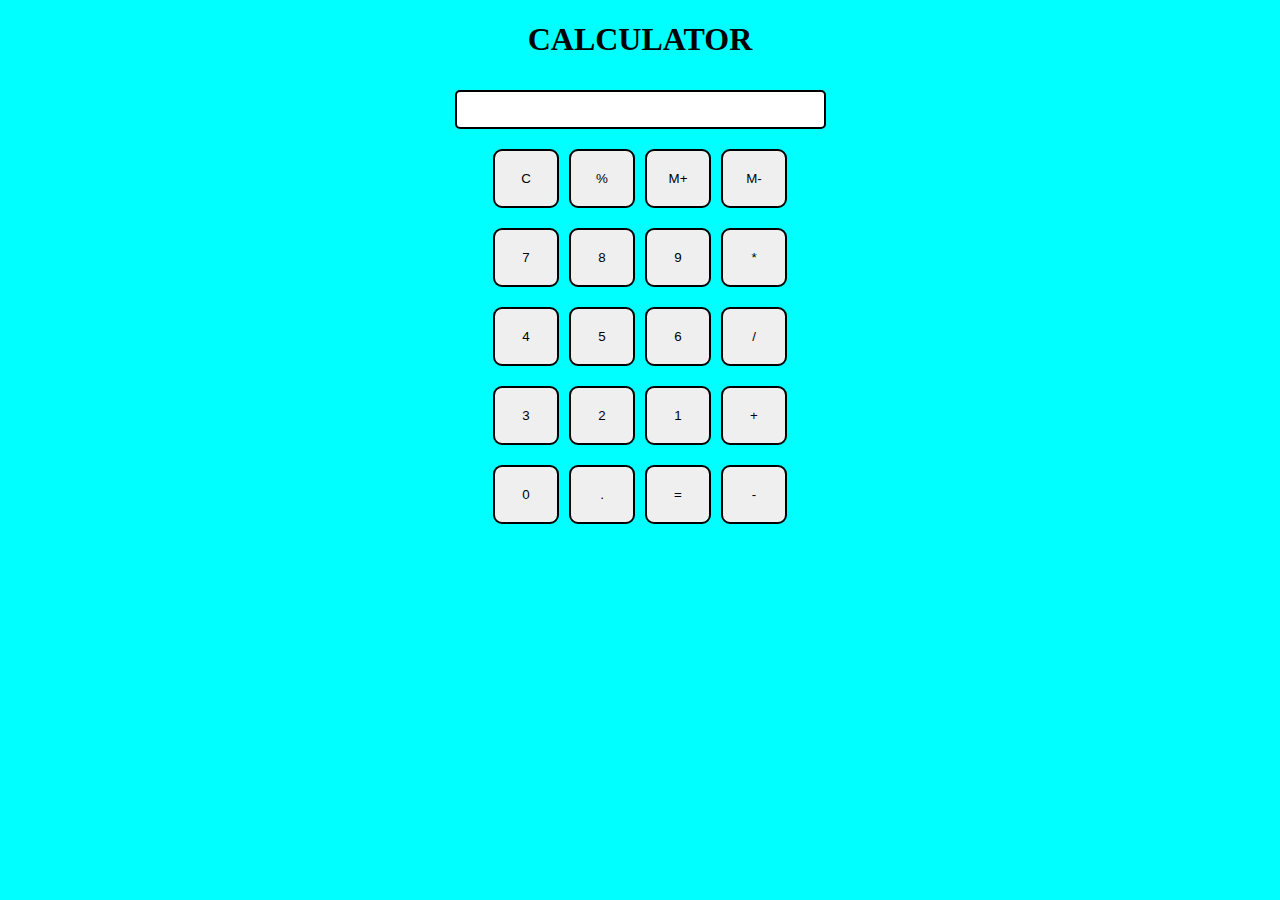
<file: Calculator/index.html>
<!DOCTYPE html>
<html lang="en">
<head>
    <meta charset="UTF-8">
    <meta name="viewport" content="width=device-width, initial-scale=1.0">
    <title>Calculator</title>
    <link rel="stylesheet" href="style.css">
</head>
<body>
    
    <h1 class="heading">CALCULATOR</h1>

    <div class="container">
        <div class="row">
            <input type="text" class="input" />
        </div>
        <div class="row">
            <button class="button">C</button>
            <button class="button">%</button>
            <button class="button">M+</button>
            <button class="button">M-</button>
        </div>
        <div class="row">
            <button class="button">7</button>
            <button class="button">8</button>
            <button class="button">9</button>
            <button class="button">*</button>
        </div>
        <div class="row">
            <button class="button">4</button>
            <button class="button">5</button>
            <button class="button">6</button>
            <button class="button">/</button>
        </div>
        <div class="row">
            <button class="button">3</button>
            <button class="button">2</button>
            <button class="button">1</button>
            <button class="button">+</button>
        </div>
        <div class="row">
            <button class="button">0</button>
            <button class="button">.</button>
            <button class="button">=</button>
            <button class="button">-</button>
        </div>
    </div>

    <script src="script.js"></script>
</body>
</html>
</file>
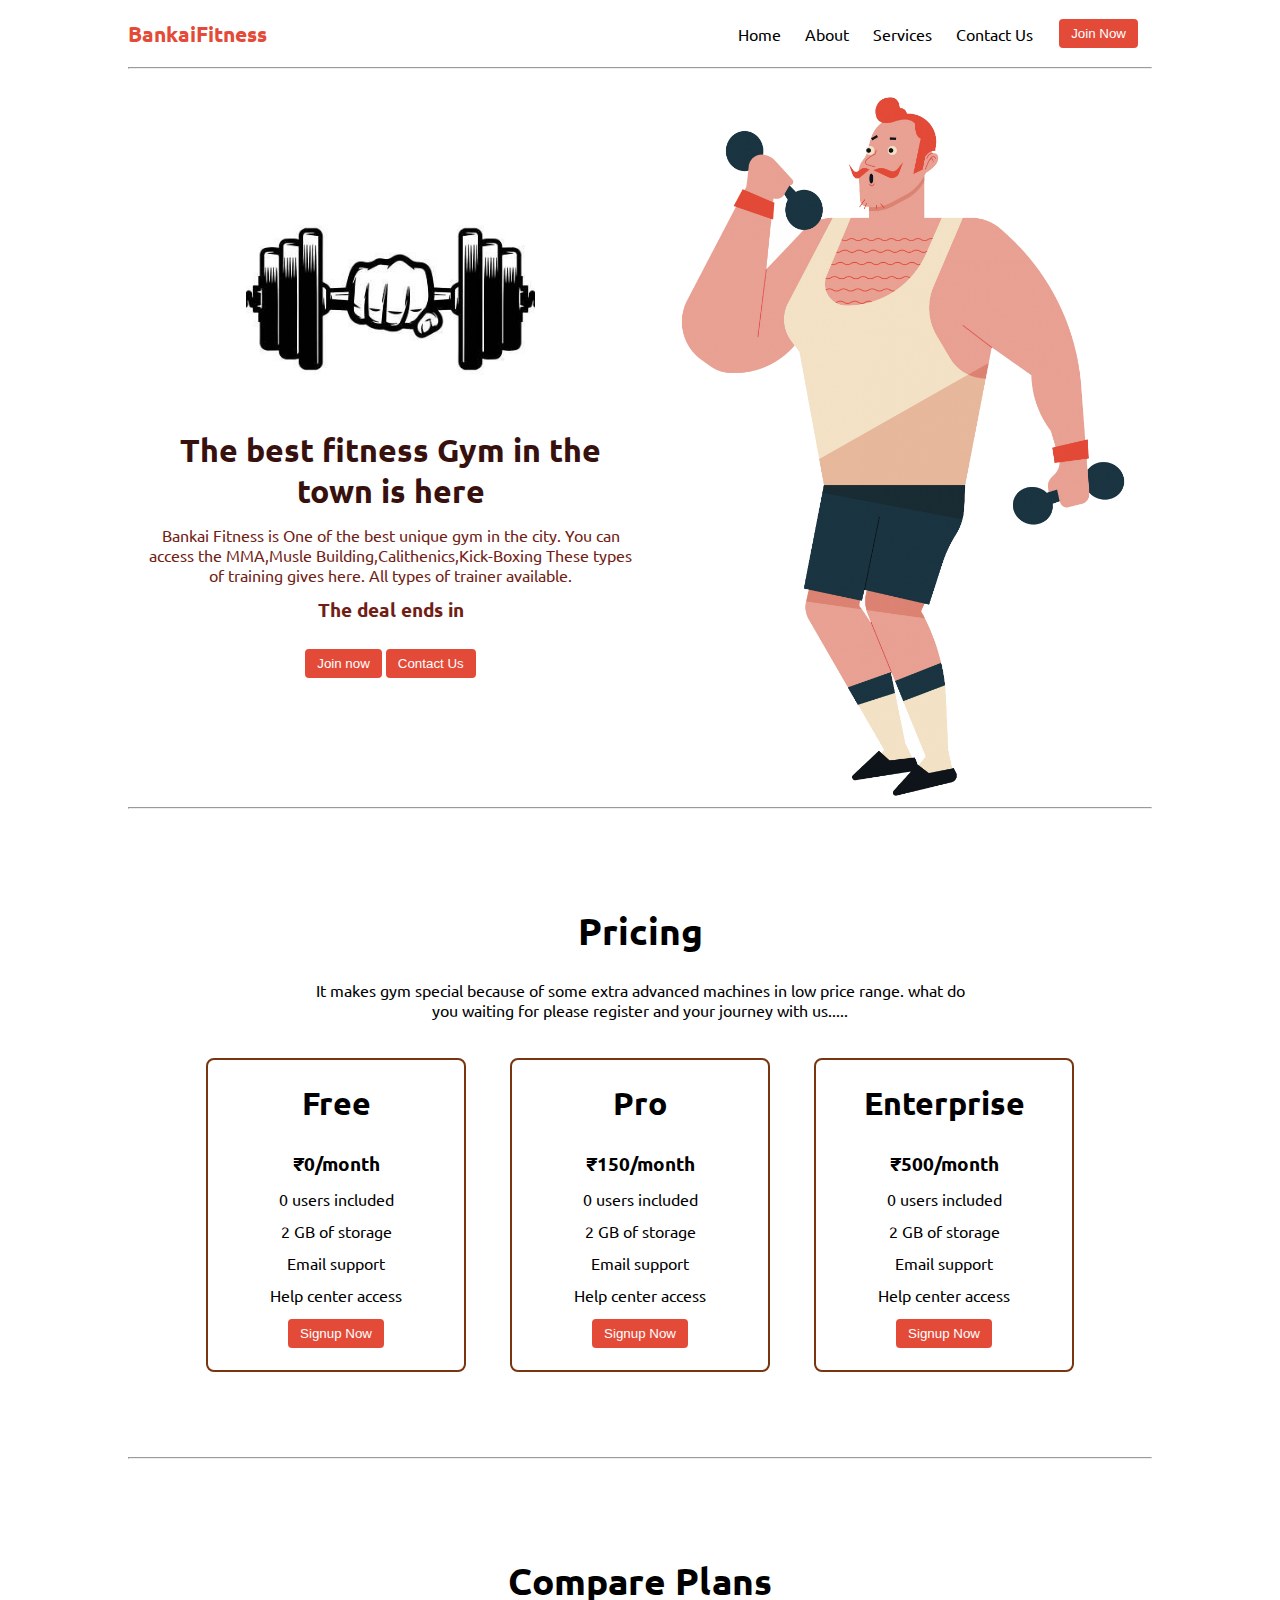
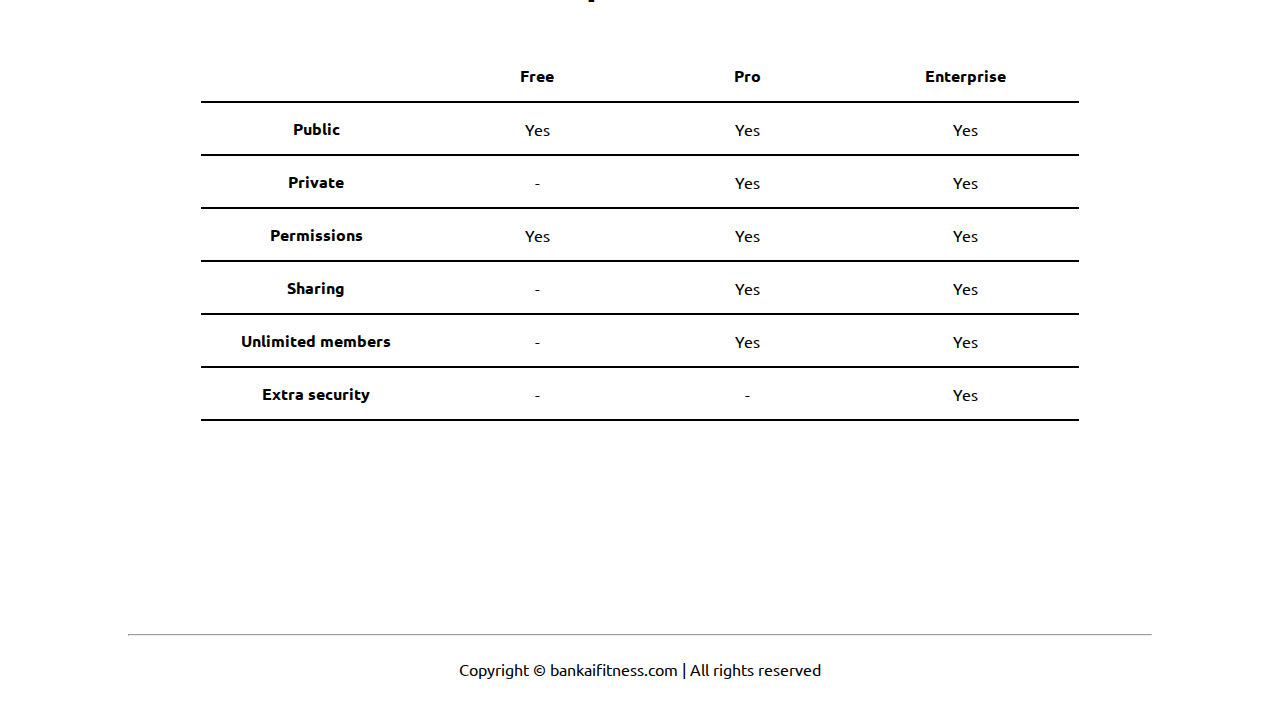
<file: Landing_Page/index.html>
<!DOCTYPE html>
<html lang="en">

<head>
    <meta charset="UTF-8">
    <meta name="viewport" content="width=device-width, initial-scale=1.0">
    <title>Landing Page</title>
    <link rel="stylesheet" href="style.css">
    <link rel="stylesheet" href="util.css">
</head>

<body>

    <div class="container mx-auto">
        <header>
            <nav class="flex justify-between">
                <div class="logo font-bold flex items-center text-blue">BankaiFitness</div>
                <ul class="navbar flex items-center">
                    <li>Home</li>
                    <li>About</li>
                    <li>Services</li>
                    <li>Contact Us</li>
                    <li><button class="btn">Join Now</button></li>
                </ul>
            </nav>
            <hr>
        </header>
        <main class="min-h-screen">
            <section class="section1">
                <div class="flex">
                    <div class="topleft flex flex-col justify-center px-2">
                        <div class=" text-center">
                            <img class="dumbellimg" src="dumbell.png" alt="">
                        </div>
                        <h1 class="my-1 text-center">The best fitness Gym in the town is here</h1>
                        <p class=" text-center">Bankai Fitness is One of the best unique gym in the city.
                            You can access the MMA,Musle Building,Calithenics,Kick-Boxing These types of training gives here.
                            All types of trainer available.
                        </p>
                        <!-- Display the countdown timer in an element -->
                        <p class="deal text-center">The deal ends in <span id="demo"></span></p>
                        <div class="buttons">
                            <button class="btn">Join now</button>
                            <button class="btn">Contact Us</button>
                        </div>
                    </div>
                    <div class="topright flex justify-center">
                        <img class="gymimg" src="gym.png" alt="">
                    </div>
                </div>
            </section>
            <hr>
            <section class="section2">
                <h1 class="text-center my-2">Pricing</h1>
                <p class="my-2">It makes gym special because of some extra advanced machines in low price range.
                    what do you waiting for please register and your journey with us.....
                </p>
                <div class="boxes flex justify-center">
                    <div class="box">
                        <h2>Free</h2>
                        <ul>
                            <li class="highlighted">₹0/month</li>
                            <li>0 users included</li>
                            <li>2 GB of storage</li>
                            <li>Email support</li>
                            <li>Help center access</li>
                            <li><button class="btn">Signup Now</button></li>
                        </ul>
                    </div>
                    <div class="box">
                        <h2>Pro</h2>
                        <ul>
                            <li class="highlighted">₹150/month</li>
                            <li>0 users included</li>
                            <li>2 GB of storage</li>
                            <li>Email support</li>
                            <li>Help center access</li>
                            <li><button class="btn">Signup Now</button></li>
                        </ul>
                    </div>
                    <div class="box">
                        <h2>Enterprise</h2>
                        <ul>
                            <li class="highlighted">₹500/month</li>
                            <li>0 users included</li>
                            <li>2 GB of storage</li>
                            <li>Email support</li>
                            <li>Help center access</li>
                            <li><button class="btn">Signup Now</button></li>
                        </ul>
                    </div>

                </div>
            </section>
            <hr>
            <section class="section3">
                <h1 class="text-center my-2">Compare Plans</h1>
                <div class="container plantable">
                    <table class="table text-center">
                        <thead>
                            <tr>
                                <th></th>
                                <th>Free</th>
                                <th>Pro</th>
                                <th>Enterprise</th>
                            </tr>
                        </thead>
                        <tbody>
                            <tr>
                                <th scope="row" class="text-start">Public</th>
                                <td>Yes</svg></td>
                                <td>Yes</svg></td>
                                <td>Yes</svg></td>
                            </tr>
                            <tr>
                                <th scope="row" class="text-start">Private</th>
                                <td>-</td>
                                <td>Yes</svg></td>
                                <td>Yes</svg></td>
                            </tr>
                        </tbody>

                        <tbody>
                            <tr>
                                <th scope="row" class="text-start">Permissions</th>
                                <td>Yes</svg></td>
                                <td>Yes</svg></td>
                                <td>Yes</svg></td>
                            </tr>
                            <tr>
                                <th scope="row" class="text-start">Sharing</th>
                                <td>-</td>
                                <td>Yes</svg></td>
                                <td>Yes</svg></td>
                            </tr>
                            <tr>
                                <th scope="row" class="text-start">Unlimited members</th>
                                <td>-</td>
                                <td>Yes</svg></td>
                                <td>Yes</svg></td>
                            </tr>
                            <tr>
                                <th scope="row" class="text-start">Extra security</th>
                                <td>-</td>
                                <td>-</td>
                                <td>Yes</svg></td>
                            </tr>
                        </tbody>
                    </table>
            </section>
            <hr>
        </main>
        <footer>
            Copyright &copy; bankaifitness.com | All rights reserved
        </footer>

    </div>

    <script src="script.js"></script>
</body>

</html>
</file>
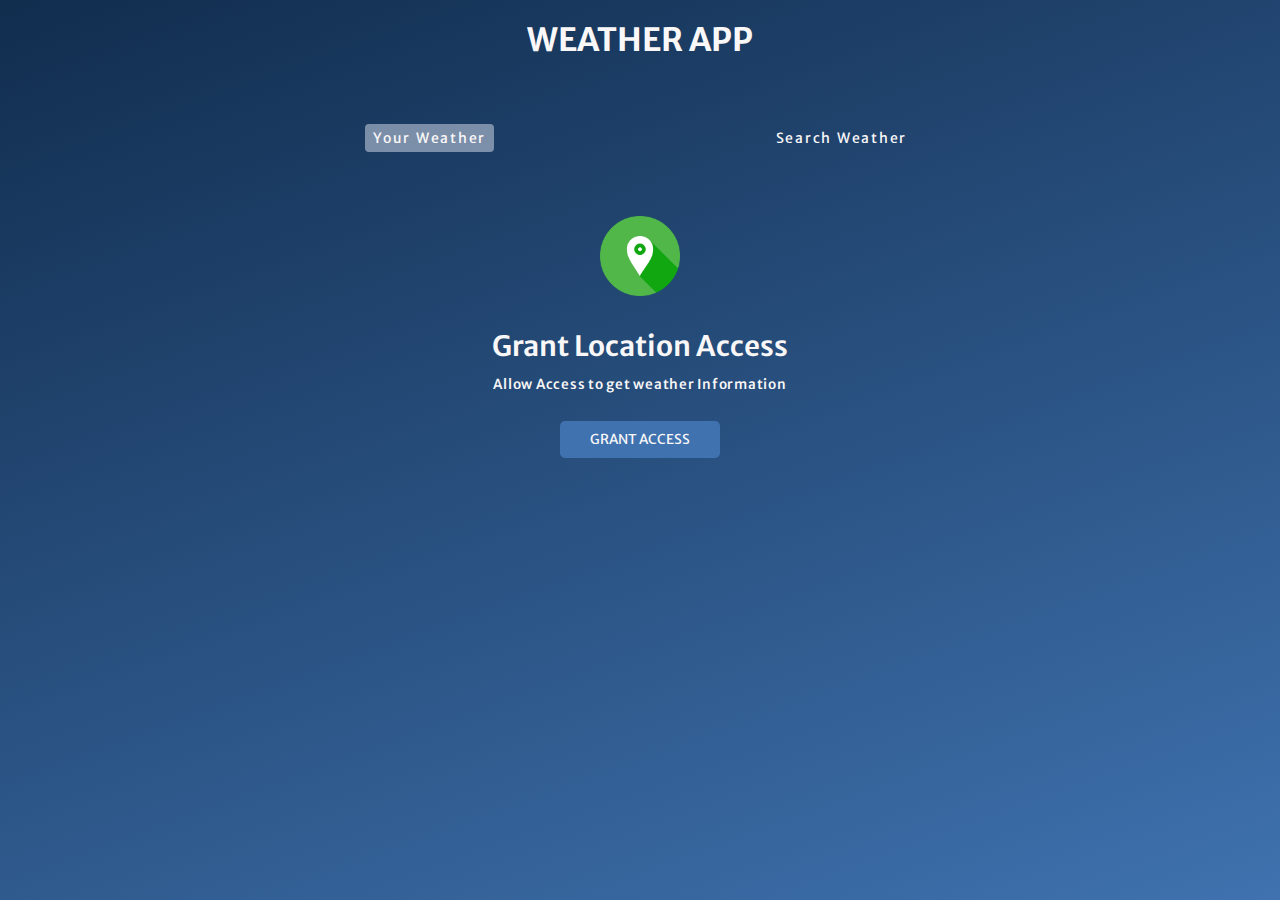
<file: weatherAppProject/index.html>
<!DOCTYPE html>
<html lang="en">
<head>
    <meta charset="UTF-8">
    <meta http-equiv="X-UA-Compatible" content="IE=edge">
    <meta name="viewport" content="width=device-width, initial-scale=1.0">
    <title>Weather Application</title>
    <link rel="preconnect" href="https://fonts.googleapis.com" />
    <link rel="preconnect" href="https://fonts.gstatic.com" crossorigin />
    <link href="https://fonts.googleapis.com/css2?family=Merriweather+Sans:wght@300;400;500;600;700&display=swap"
    rel="stylesheet" />
    <link rel="stylesheet" href="styles.css">
</head>
<body>
    
    <div class="wrapper">

        <h1>Weather App</h1>

        <div class="tab-container">
            <!-- 'data-userWeather' is called as the custom attribute -->
            <p class="tab" data-userWeather>Your Weather</p>    
            <p class="tab" data-searchWeather>Search Weather</p>
        </div>

        <div class="weather-container">

            <!-- grant location container-->
            <div class="sub-container grant-location-container">
                <img src="./assets/location.png" width="80" height="80" loading="lazy">
                <p>Grant Location Access</p>
                <p>Allow Access to get weather Information</p>
                <button class="btn" data-grantAccess>Grant Access</button>
            </div>

            <!-- search weather container-->
            <form class="form-container" data-searchForm>
                <input placeholder="Search for City..." data-searchInput>
                <button class="btn" type="submit">
                    <img src="./assets/search.png"  width="20" height="20" loading="lazy">
                </button>
            </form>

            <!--- loading screen container -->
            <div class="sub-container loading-container">
                <img src="./assets/loading.gif" width="150" height="150">
                <p>Loading</p>
            </div>

            <!-- show weather info -->
            <div class="sub-container user-info-container">
                <!--city name and Flag-->
                <div class="name">
                    <p data-cityName></p>
                    <img data-countryIcon>
                </div>

                <!-- weather descriptuion-->
                <p data-weatherDesc></p>
                <!--weather Icon-->
                <img data-weatherIcon>
                <!--temperature-->
                <p data-temp></p>

                <!--3 cards - parameters-->
                <div class="parameter-container">
                    <!--card 1-->
                    <div class="parameter">
                        <img src="./assets/wind.png" >
                        <p>windspeed</p>
                        <p data-windspeed></p>
                    </div>

                    <!--card 2-->
                    <div class="parameter">
                        <img src="./assets/humidity.png" >
                        <p>humidity</p>
                        <p data-humidity></p>
                    </div>

                    <!--card 3-->
                    <div class="parameter">
                        <img src="./assets/cloud.png" >
                        <p>Clouds</p>
                        <p data-cloudiness></p>
                    </div>
                </div>
            </div>

        </div>

    </div>

    <script src="index.js"></script>
</body>
</html>
</file>
<file: Calculator/style.css>
body{
    background-color: aqua;
}

.heading {
    text-align: center;
    font-style: normal;
    font: bold;
    font-size: xx-large;
}

.container {
    margin: auto;
    display: flex;
    flex-direction: column;
    justify-content: center;
    align-items: center;
}

.button {
    width: 66px;
    padding: 20px;
    margin: 0 3px;
    border: 2px solid black;
    border-radius: 9px;
    cursor: pointer;
}

.row {
    margin: 10px 0;
}

.row input {
    width: 291px;
    margin: 0;
    padding: 10px 38px;
    border: 2px solid black;
    border-radius: 5px;
}
</file>
<file: Landing_Page/style.css>
@import url('https://fonts.googleapis.com/css2?family=Ubuntu:wght@300&display=swap');

*{
    margin: 0;
    padding: 0;
}

.container{
    max-width: 80vw;
    font-family: 'Ubuntu', sans-serif;
}

.navbar{
    display: flex;
    height: 67px;
}
.navbar li{
    list-style: none;
    margin: 0 12px;
}

.topleft{
    width: 50%;
}

.topright{ 
    width: 50%;
}

.section1{
   max-height: 100vh; 
   color: #711e15;
}

.section1 h1{
    color: #37110d;
    font-size: 2rem;
}

.logo{
    font-size: 1.3rem;
}

.dumbellimg{
    width: 289px;
}

.topright .gymimg{
    width: 466px;
}

.section2{
    padding: 73px;
}

.section2 h1{
    font-size: 2.3rem;
}

.section2 p{
    padding: 0 8vw;
    text-align: center;
}

.box{
    padding: 8px 0;
    margin: 12px 22px;
    min-width: 20vw;
    border: 2px solid rgb(120, 54, 16);
    border-radius: 8px;
    text-align: center;
}

.box h2{
    font-size: 2rem;
    padding: 15px 0;
}

.highlighted{
    font-size: 1.2rem;
    font-weight: bolder;
}

.box ul{
    list-style-type: none;
}

.box ul li{
   margin: 12px 2px;
}

.plantable{
    display: flex;
    justify-content: center;
    align-items: center;
}

.section3 table{
    width: 100%;
    margin-bottom: 140px;
    margin-top: 20px;
    border-collapse: collapse;
}

.section3 table th{ 
    width: 23vw; 
    border-bottom: 2px solid black;
    padding: 15px 0;
} 

.section3 table td{   
    border-bottom: 2px solid black; 
} 
 

.section3 h1{
    font-size: 2.3rem;
}

.section3{
    padding: 73px;
}

footer{
    padding: 23px;
    text-align: center;
}
.buttons{
    display: flex;
    justify-content: center;
    align-items: center;
    margin: 12px;
}

.deal{
    font-size: 1.2rem;
    font-weight: bolder;
    margin: 12px 0;
}
</file>
<file: Landing_Page/util.css>
.min-h-screen{
    min-height: 100vh;
}

.bg-red{
    background-color: red;
}

.mx-auto{
    margin-left: auto;
    margin-right: auto;
}

.flex{
    display: flex;
}

.items-center{
    align-items: center;
}

.justify-between{
    justify-content: space-between;
}

.justify-center{
    justify-content: center;
}

.flex-col{
    flex-direction: column;
}

.font-bold{
    font-weight: bolder;
}

.my-1{
    margin-top: 13px;
    margin-bottom: 13px;
}

.my-2{
    margin-top: 26px;
    margin-bottom: 26px;
}

.px-2{
    padding-left: 13px;
    padding-right: 13px;
}

.text-blue{
    color: rgb(227 74 56);;
}

.btn{
    padding:7px 12px;
    border: 2px solid white;
    border-radius: 6px;
    cursor: pointer;
    color: white;
    background-color: rgb(227 74 56);;
}

.overflow-x-hidden{
    overflow-x: hidden;
}

.text-center{
    text-align: center;
}
</file>
<file: weatherAppProject/styles.css>
*,*::before,*::after {
    margin: 0;
    padding: 0;
    box-sizing: border-box;
    font-family: 'Merriweather Sans', sans-serif;
}

:root {
    --colorDark1: #112D4E;
    --colorDark2: #3F72AF;
    --colorLight1: #DBE2EF;
    --colorLight2: #F9F7F7;
}

.wrapper{
    width:100vw;
    height:100vh;
    color: var(--colorLight2);
    background-image: linear-gradient(160deg, #112d4e 0%, #3f72af 100%);;
}

h1 {
    text-align: center;
    text-transform:uppercase;
    padding-top: 20px;
}

.tab-container {
    width:90%;
    max-width: 550px;
    margin: 0 auto;
    margin-top: 4rem;
    display: flex;
    justify-content: space-between;
}

.tab{
    cursor: pointer;
    font-size: 0.875rem;
    letter-spacing: 1.75px;
    padding: 5px 8px;
}

.tab.current-tab{
    background-color: rgba(219, 226, 239, 0.5);
    border-radius: 4px;
}

.weather-container{
    margin-block:4rem;
}

.btn{
    all: unset; /*removing the default styling of button*/
    /* appearance: none;
    border:none;
    color: white; */
    font-size: 0.85rem;
    text-transform: uppercase;
    border-radius: 5px;
    background-color: var(--colorDark2);
    cursor: pointer;
    padding: 10px 30px;
    margin-bottom: 10px;
}

.sub-container{
    display:flex;
    flex-direction:column;
    align-items: center;
}

.grant-location-container{
    display:none; 
}

.grant-location-container.active{
    display:flex;
}

/*image inside of grant location container*/
.grant-location-container img{
    margin-bottom: 2rem;
}

/*first paragraph of grant location container*/
.grant-location-container p:first-of-type{
    font-size: 1.75rem;
    font-weight: 600; 
}

/*last paragraph of grant location container*/
.grant-location-container p:last-of-type{
    font-size:0.85rem;
    font-weight: 500;
    margin-top: 0.75rem;
    margin-bottom: 1.75rem;
    letter-spacing: 0.75px;
}

.loading-container{
    display: none;
}

.loading-container.active{
    display: flex;
}

.loading-container p{
    text-transform: uppercase;
}

.user-info-container{
    display:none;
}

.user-info-container.active{
    display: flex;
}

.name{
    display: flex;
    align-items: center;
    gap: 0 0.5rem;
    margin-bottom: 1rem;
}

.user-info-container p{
    font-size:1.5rem;
    font-weight:200;
}

.user-info-container img{
    width:90px;
    height:90px;
}

.name p{
    font-size:2rem;
}

.name img{
    width: 30px;
    height:30px;
    object-fit: contain;
}

.user-info-container p[data-temp] {
    font-size:2.75rem;
    font-weight:700;
}

.parameter-container{
    width:90%;
    display: flex;  /*by default flex direction is row*/
    gap: 10px 20px;
    justify-content: center;
    align-items: center;
    margin-top: 2rem;
}

.parameter{
    width:30%;
    max-width:200px;
    background-color: rgba(219, 226, 239, 0.5);;
    border-radius: 5px;
    padding:1rem;
    display: flex;
    flex-direction: column;
    gap:5px 0;
    /* justify-content: space-between; */
    align-items: center; 
}   

.parameter img{
    width:50px;
    height:50px;
}

.parameter p:first-of-type{
    font-size: 1.15rem;
    font-weight:600;
    text-transform: uppercase;
}

.parameter p:last-of-type{
    font-size: 1rem;
    font-weight: 200;
}

.form-container{
    display: none;
    width:90%;
    max-width:550px;
    margin:0 auto;
    justify-content: center;
    align-items: center;
    gap: 0 10px; 
    margin-bottom: 3rem;
}

.form-container.active{
    display: flex;
}

.form-container input{
    all:unset;
    width: calc(100% - 80px);
    height:40px;
    padding: 0 20px;
    background-color:rgba(219, 226, 239, 0.5);
    border-radius: 10px;
}

.form-container input::placeholder{
    color: rgba(255, 255, 255, 0.7);
}

.form-container input:focus{
    outline: 3px solid rgba(255, 255, 255, 0.7);
}

.form-container .btn {
    padding:unset;
    width: 40px;
    height: 40px;
    display: flex;
    align-items: center;
    justify-content: center;
    border-radius: 100%;
    margin-bottom:1px;
}
</file>
